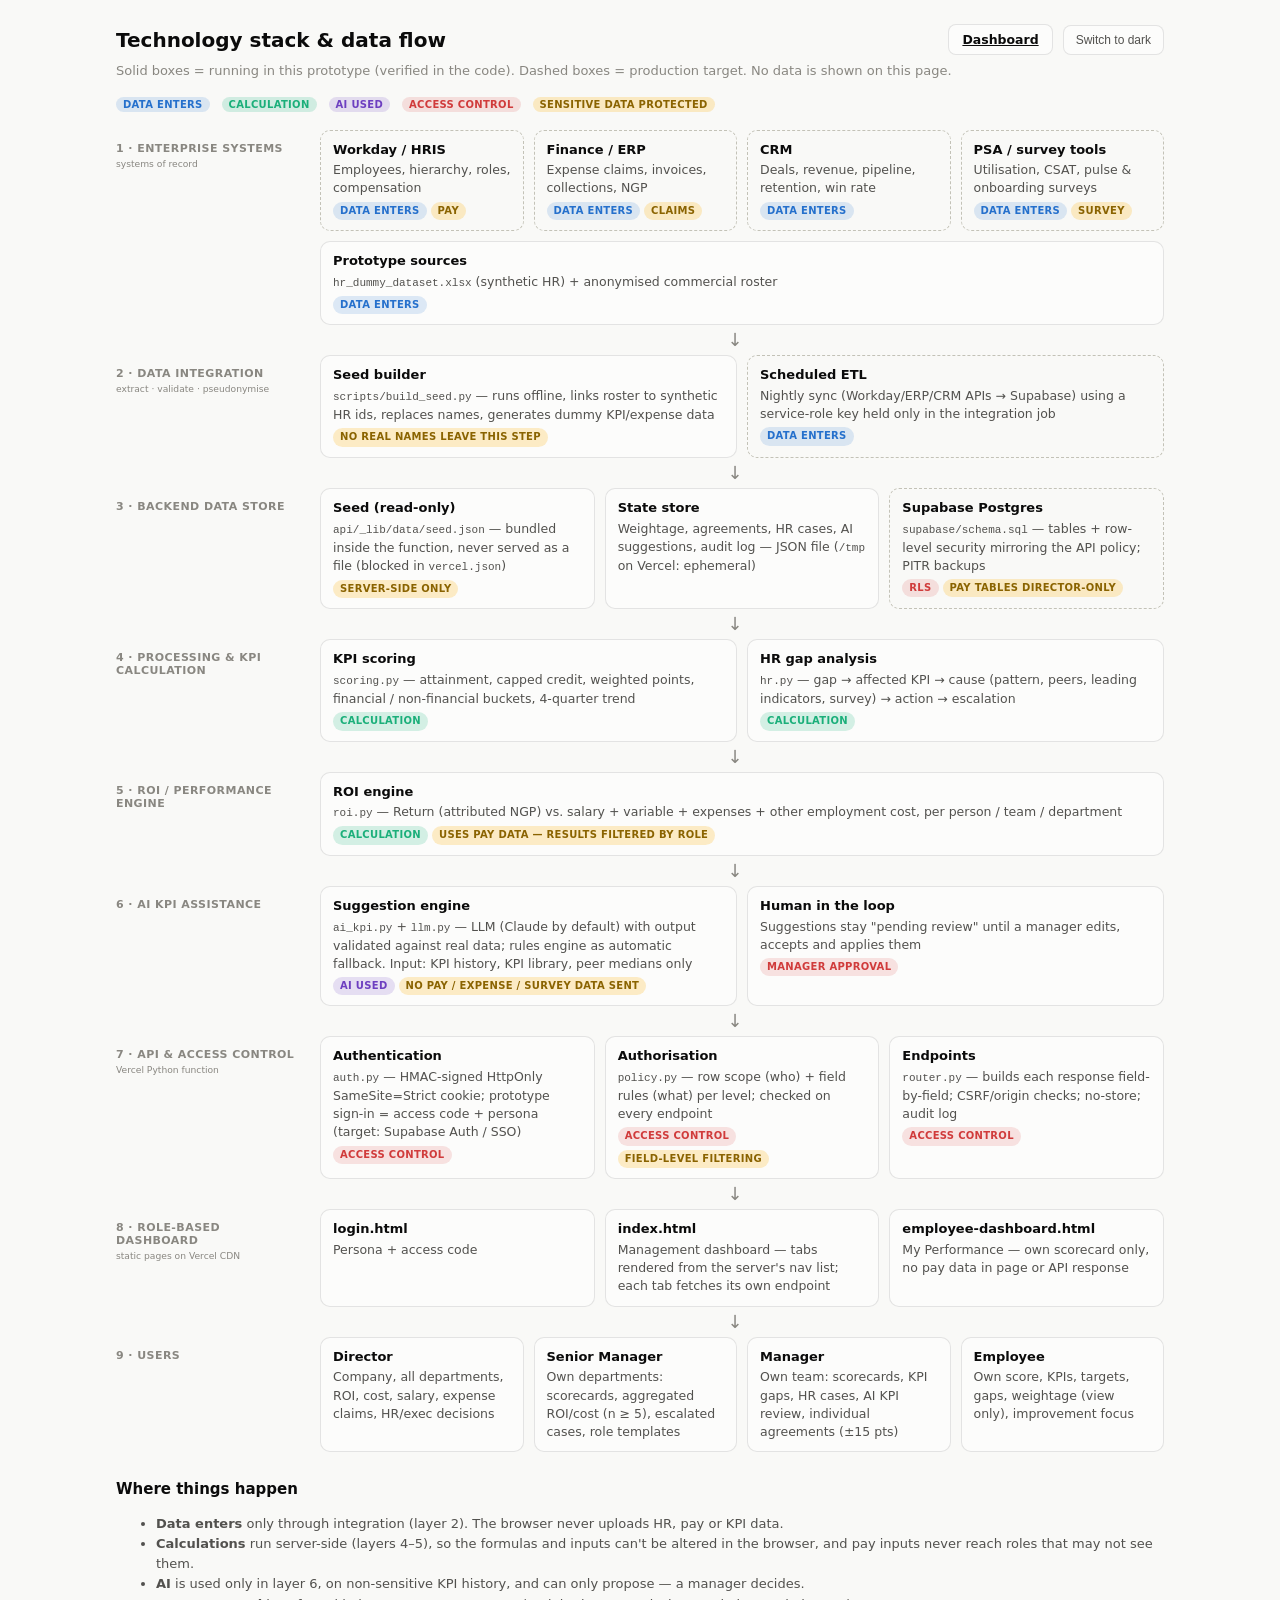
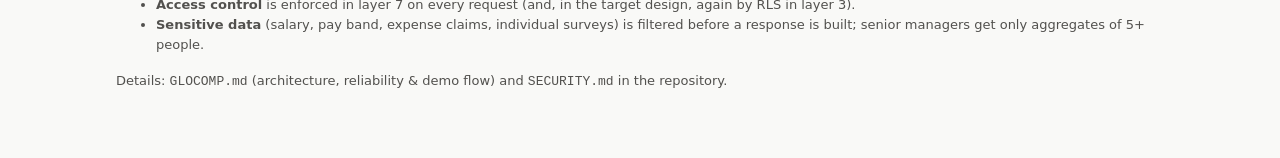
<file: architecture.html>
<!DOCTYPE html>
<html lang="en">
<head>
<meta charset="UTF-8">
<meta name="viewport" content="width=device-width, initial-scale=1.0">
<title>Glocomp Architecture &amp; Data Flow</title>
<link rel="stylesheet" href="assets/base.css">
<link rel="stylesheet" href="assets/gc.css">
<style>
  .arch { max-width: 1080px; margin: 0 auto; padding: 24px 16px 60px; }
  .layer { display: grid; grid-template-columns: 190px 1fr; gap: 14px; align-items: stretch; }
  @media (max-width: 760px) { .layer { grid-template-columns: 1fr; } }
  .layer .lbl { font-size: 11px; text-transform: uppercase; letter-spacing: .04em; color: var(--text-muted); font-weight: 700; padding-top: 12px; }
  .layer .lbl small { display: block; text-transform: none; letter-spacing: 0; font-weight: 500; margin-top: 3px; }
  .boxes { display: flex; gap: 10px; flex-wrap: wrap; }
  .box { flex: 1 1 170px; border: 1px solid var(--border); background: var(--surface-1); border-radius: 10px; padding: 10px 12px; font-size: 12.5px; color: var(--text-secondary); line-height: 1.45; }
  .box b { color: var(--text-primary); display: block; font-size: 13px; margin-bottom: 2px; }
  .box code { font-size: 11px; }
  .box.target { border: 1.5px dashed var(--baseline); background: transparent; }
  .down { text-align: center; color: var(--text-muted); font-size: 18px; line-height: 1; margin: 6px 0 6px 190px; }
  @media (max-width: 760px) { .down { margin-left: 0; } }
  .tag { display: inline-block; font-size: 10px; font-weight: 700; padding: 2px 7px; border-radius: 10px; margin: 4px 4px 0 0; text-transform: uppercase; letter-spacing: .03em; }
  .t-in { background: color-mix(in srgb, var(--series-1) 15%, transparent); color: var(--series-1); }
  .t-calc { background: color-mix(in srgb, var(--series-3) 18%, transparent); color: var(--series-3); }
  .t-ai { background: color-mix(in srgb, #6d3fc0 16%, transparent); color: #6d3fc0; }
  .t-acl { background: color-mix(in srgb, var(--status-critical) 14%, transparent); color: var(--status-critical); }
  .t-sens { background: color-mix(in srgb, var(--status-warning) 24%, transparent); color: #8a6300; }
  .viz-root[data-theme="dark"] .t-ai { color: #c5a8ff; }
  .viz-root[data-theme="dark"] .t-sens { color: #ffd980; }
  .legend-row { display: flex; gap: 8px; flex-wrap: wrap; margin: 10px 0 18px; }
  h2 { font-size: 15px; margin: 28px 0 8px; }
  .arch p, .arch li { font-size: 13px; color: var(--text-secondary); line-height: 1.55; }
</style>
</head>
<body>
<div class="viz-root" id="root">
<div class="arch">
  <div class="row"><h1 style="font-size:20px;margin:0;">Technology stack &amp; data flow</h1><span class="spacer"></span><a class="btn" href="/dashboard">Dashboard</a><button class="theme-toggle" id="themeToggle" type="button">Switch to dark</button></div>
  <p class="card-sub" style="font-size:13px;margin-top:6px;">Solid boxes = running in this prototype (verified in the code). Dashed boxes = production target. No data is shown on this page.</p>
  <div class="legend-row">
    <span class="tag t-in">Data enters</span><span class="tag t-calc">Calculation</span><span class="tag t-ai">AI used</span><span class="tag t-acl">Access control</span><span class="tag t-sens">Sensitive data protected</span>
  </div>

  <div class="layer"><div class="lbl">1 · Enterprise systems<small>systems of record</small></div><div class="boxes">
    <div class="box target"><b>Workday / HRIS</b>Employees, hierarchy, roles, compensation<br><span class="tag t-in">Data enters</span><span class="tag t-sens">Pay</span></div>
    <div class="box target"><b>Finance / ERP</b>Expense claims, invoices, collections, NGP<br><span class="tag t-in">Data enters</span><span class="tag t-sens">Claims</span></div>
    <div class="box target"><b>CRM</b>Deals, revenue, pipeline, retention, win rate<br><span class="tag t-in">Data enters</span></div>
    <div class="box target"><b>PSA / survey tools</b>Utilisation, CSAT, pulse &amp; onboarding surveys<br><span class="tag t-in">Data enters</span><span class="tag t-sens">Survey</span></div>
    <div class="box"><b>Prototype sources</b><code>hr_dummy_dataset.xlsx</code> (synthetic HR) + anonymised commercial roster<br><span class="tag t-in">Data enters</span></div>
  </div></div>
  <div class="down">↓</div>

  <div class="layer"><div class="lbl">2 · Data integration<small>extract · validate · pseudonymise</small></div><div class="boxes">
    <div class="box"><b>Seed builder</b><code>scripts/build_seed.py</code> — runs offline, links roster to synthetic HR ids, replaces names, generates dummy KPI/expense data<br><span class="tag t-sens">No real names leave this step</span></div>
    <div class="box target"><b>Scheduled ETL</b>Nightly sync (Workday/ERP/CRM APIs → Supabase) using a service-role key held only in the integration job<br><span class="tag t-in">Data enters</span></div>
  </div></div>
  <div class="down">↓</div>

  <div class="layer"><div class="lbl">3 · Backend data store</div><div class="boxes">
    <div class="box"><b>Seed (read-only)</b><code>api/_lib/data/seed.json</code> — bundled inside the function, never served as a file (blocked in <code>vercel.json</code>)<br><span class="tag t-sens">Server-side only</span></div>
    <div class="box"><b>State store</b>Weightage, agreements, HR cases, AI suggestions, audit log — JSON file (<code>/tmp</code> on Vercel: ephemeral)</div>
    <div class="box target"><b>Supabase Postgres</b><code>supabase/schema.sql</code> — tables + row-level security mirroring the API policy; PITR backups<br><span class="tag t-acl">RLS</span><span class="tag t-sens">Pay tables Director-only</span></div>
  </div></div>
  <div class="down">↓</div>

  <div class="layer"><div class="lbl">4 · Processing &amp; KPI calculation</div><div class="boxes">
    <div class="box"><b>KPI scoring</b><code>scoring.py</code> — attainment, capped credit, weighted points, financial / non-financial buckets, 4-quarter trend<br><span class="tag t-calc">Calculation</span></div>
    <div class="box"><b>HR gap analysis</b><code>hr.py</code> — gap → affected KPI → cause (pattern, peers, leading indicators, survey) → action → escalation<br><span class="tag t-calc">Calculation</span></div>
  </div></div>
  <div class="down">↓</div>

  <div class="layer"><div class="lbl">5 · ROI / performance engine</div><div class="boxes">
    <div class="box"><b>ROI engine</b><code>roi.py</code> — Return (attributed NGP) vs. salary + variable + expenses + other employment cost, per person / team / department<br><span class="tag t-calc">Calculation</span><span class="tag t-sens">Uses pay data — results filtered by role</span></div>
  </div></div>
  <div class="down">↓</div>

  <div class="layer"><div class="lbl">6 · AI KPI assistance</div><div class="boxes">
    <div class="box"><b>Suggestion engine</b><code>ai_kpi.py</code> + <code>llm.py</code> — LLM (Claude by default) with output validated against real data; rules engine as automatic fallback. Input: KPI history, KPI library, peer medians only<br><span class="tag t-ai">AI used</span><span class="tag t-sens">No pay / expense / survey data sent</span></div>
    <div class="box"><b>Human in the loop</b>Suggestions stay "pending review" until a manager edits, accepts and applies them<br><span class="tag t-acl">Manager approval</span></div>
  </div></div>
  <div class="down">↓</div>

  <div class="layer"><div class="lbl">7 · API &amp; access control<small>Vercel Python function</small></div><div class="boxes">
    <div class="box"><b>Authentication</b><code>auth.py</code> — HMAC-signed HttpOnly SameSite=Strict cookie; prototype sign-in = access code + persona (target: Supabase Auth / SSO)<br><span class="tag t-acl">Access control</span></div>
    <div class="box"><b>Authorisation</b><code>policy.py</code> — row scope (who) + field rules (what) per level; checked on every endpoint<br><span class="tag t-acl">Access control</span><span class="tag t-sens">Field-level filtering</span></div>
    <div class="box"><b>Endpoints</b><code>router.py</code> — builds each response field-by-field; CSRF/origin checks; no-store; audit log<br><span class="tag t-acl">Access control</span></div>
  </div></div>
  <div class="down">↓</div>

  <div class="layer"><div class="lbl">8 · Role-based dashboard<small>static pages on Vercel CDN</small></div><div class="boxes">
    <div class="box"><b>login.html</b>Persona + access code</div>
    <div class="box"><b>index.html</b>Management dashboard — tabs rendered from the server's nav list; each tab fetches its own endpoint</div>
    <div class="box"><b>employee-dashboard.html</b>My Performance — own scorecard only, no pay data in page or API response</div>
  </div></div>
  <div class="down">↓</div>

  <div class="layer"><div class="lbl">9 · Users</div><div class="boxes">
    <div class="box"><b>Director</b>Company, all departments, ROI, cost, salary, expense claims, HR/exec decisions</div>
    <div class="box"><b>Senior Manager</b>Own departments: scorecards, aggregated ROI/cost (n ≥ 5), escalated cases, role templates</div>
    <div class="box"><b>Manager</b>Own team: scorecards, KPI gaps, HR cases, AI KPI review, individual agreements (±15 pts)</div>
    <div class="box"><b>Employee</b>Own score, KPIs, targets, gaps, weightage (view only), improvement focus</div>
  </div></div>

  <h2>Where things happen</h2>
  <ul>
    <li><b>Data enters</b> only through integration (layer 2). The browser never uploads HR, pay or KPI data.</li>
    <li><b>Calculations</b> run server-side (layers 4–5), so the formulas and inputs can't be altered in the browser, and pay inputs never reach roles that may not see them.</li>
    <li><b>AI</b> is used only in layer 6, on non-sensitive KPI history, and can only propose — a manager decides.</li>
    <li><b>Access control</b> is enforced in layer 7 on every request (and, in the target design, again by RLS in layer 3).</li>
    <li><b>Sensitive data</b> (salary, pay band, expense claims, individual surveys) is filtered before a response is built; senior managers get only aggregates of 5+ people.</li>
  </ul>
  <p>Details: <code>GLOCOMP.md</code> (architecture, reliability &amp; demo flow) and <code>SECURITY.md</code> in the repository.</p>
</div>
</div>
<script src="assets/gc.js"></script>
<script>GC.theme(document.getElementById("root"), document.getElementById("themeToggle"));</script>
</body>
</html>
</file>
<file: assets/base.css>
/* Shared theme + component styles (extracted unchanged from the original index.html). */
:root { color-scheme: light; }
* { box-sizing: border-box; }
html, body { margin: 0; padding: 0; }
body {
  font-family: system-ui, -apple-system, "Segoe UI", sans-serif;
  background: var(--page-plane);
}

.viz-root {
  color-scheme: light;
  --surface-1:      #fcfcfb;
  --page-plane:     #f9f9f7;
  --text-primary:   #0b0b0b;
  --text-secondary: #52514e;
  --text-muted:     #898781;
  --gridline:       #e1e0d9;
  --baseline:       #c3c2b7;
  --border:         rgba(11,11,11,0.10);
  --success-text:   #006300;

  --series-1: #2570cc; /* blue      -> Revenue / Sales dept (darkened slightly from #2a78d6 so it clears 4.5:1 as text, e.g. gov-edit-btn) */
  --series-2: #eb6834; /* orange    -> NGP / Product Mgmt dept */
  --series-3: #1baf7a; /* aqua      -> EBITDA / Consulting dept */
  --series-4: #eda100; /* yellow    -> Sales Support dept */
  --series-5: #e87ba4; /* magenta   -> Delivery dept */

  --seq-100: #cde2fb; --seq-450: #2a78d6;

  --status-good:     #0ca30c;
  --status-warning:  #fab219;
  --status-serious:  #ec835a;
  --status-critical: #d03b3b;

  background: var(--page-plane);
  color: var(--text-primary);
  min-height: 100vh;
}
.viz-root[data-theme="dark"], .viz-root.theme-dark {
  color-scheme: dark;
  --surface-1:      #1a1a19;
  --page-plane:     #0d0d0d;
  --text-primary:   #ffffff;
  --text-secondary: #c3c2b7;
  --text-muted:     #898781;
  --gridline:       #2c2c2a;
  --baseline:       #383835;
  --border:         rgba(255,255,255,0.10);
  --success-text:   #0ca30c;

  --series-1: #3987e5;
  --series-2: #d95926;
  --series-3: #199e70;
  --series-4: #c98500;
  --series-5: #d55181;
}

header.app-header {
  display: flex; align-items: flex-start; justify-content: space-between;
  gap: 16px; padding: 24px 28px 16px; max-width: 1240px; margin: 0 auto;
}
header.app-header h1 { font-size: 20px; margin: 0 0 4px; font-weight: 650; }
header.app-header .sub { color: var(--text-secondary); font-size: 13px; margin: 0; }
header.app-header .tag {
  display: inline-block; margin-top: 8px; font-size: 11px; padding: 3px 8px;
  border-radius: 20px; background: var(--surface-1); border: 1px solid var(--border);
  color: var(--text-muted);
}
.theme-toggle {
  border: 1px solid var(--border); background: var(--surface-1); color: var(--text-secondary);
  border-radius: 8px; padding: 7px 12px; font-size: 12px; cursor: pointer; white-space: nowrap;
}
.theme-toggle:hover { color: var(--text-primary); }

.tabs-row {
  max-width: 1240px; margin: 0 auto; padding: 0 28px;
  display: flex; align-items: center; justify-content: space-between; gap: 10px;
  border-bottom: 1px solid var(--gridline); flex-wrap: wrap;
}
nav.tabs {
  display: flex; gap: 4px; flex-wrap: wrap; flex: 1 1 auto; min-width: 0;
}
nav.tabs button {
  appearance: none; border: none; background: none; padding: 10px 14px; font-size: 13.5px;
  font-weight: 550; color: var(--text-secondary); cursor: pointer; border-bottom: 2px solid transparent;
  margin-bottom: -1px;
}
nav.tabs button:hover { color: var(--text-primary); }
nav.tabs button[aria-selected="true"] { color: var(--text-primary); border-bottom-color: var(--series-1); }

.filter-row {
  max-width: 1240px; margin: 0 auto; padding: 14px 28px 0; display: flex;
  align-items: center; gap: 10px; flex-wrap: wrap;
}
.filter-row .label { font-size: 12px; color: var(--text-muted); margin-right: 2px; }
.seg { display: inline-flex; border: 1px solid var(--border); border-radius: 8px; overflow: hidden; }
.seg button {
  appearance: none; border: none; background: var(--surface-1); color: var(--text-secondary);
  padding: 6px 12px; font-size: 12.5px; cursor: pointer; border-right: 1px solid var(--border);
}
.seg button:last-child { border-right: none; }
.seg button[aria-pressed="true"] { background: var(--series-1); color: #fff; }
.chip {
  border: 1px solid var(--border); background: var(--surface-1); color: var(--text-secondary);
  padding: 5px 11px; border-radius: 20px; font-size: 12px; cursor: pointer;
}
.chip[aria-pressed="true"] { background: var(--text-primary); color: var(--surface-1); border-color: var(--text-primary); }

main { max-width: 1240px; margin: 0 auto; padding: 18px 28px 60px; }
.view[hidden] { display: none; }

.grid { display: grid; gap: 14px; }
.grid.cols-4 { grid-template-columns: repeat(4, 1fr); }
.grid.cols-2 { grid-template-columns: 1.4fr 1fr; }
.grid.cols-3 { grid-template-columns: repeat(3, 1fr); }
@media (max-width: 920px) {
  .grid.cols-4 { grid-template-columns: repeat(2, 1fr); }
  .grid.cols-2 { grid-template-columns: 1fr; }
  .grid.cols-3 { grid-template-columns: 1fr; }
}

.card {
  background: var(--surface-1); border: 1px solid var(--border); border-radius: 12px;
  padding: 16px 18px;
}
.card h3 { font-size: 13.5px; margin: 0 0 2px; font-weight: 650; }
.card .card-sub { font-size: 11.5px; color: var(--text-muted); margin: 0 0 12px; }
.card-head { display: flex; align-items: baseline; justify-content: space-between; gap: 8px; }
.table-toggle {
  border: none; background: none; color: var(--text-muted); font-size: 11px; cursor: pointer;
  text-decoration: underline; text-underline-offset: 2px;
}
.table-toggle:hover { color: var(--text-primary); }

/* Stat tile */
.stat-tile .label { font-size: 12px; color: var(--text-secondary); margin: 0 0 6px; }
.stat-tile .value { font-size: 26px; font-weight: 650; font-variant-numeric: proportional-nums; }
.stat-tile .delta { font-size: 12px; margin-top: 4px; }
.stat-tile .delta.good { color: var(--success-text); }
.stat-tile .delta.bad { color: var(--status-critical); }
.stat-tile .delta.flat { color: var(--text-muted); }

/* Legend */
.legend { display: flex; gap: 14px; flex-wrap: wrap; margin-bottom: 10px; }
.legend .item { display: flex; align-items: center; gap: 6px; font-size: 12px; color: var(--text-secondary); background:none; border:none; cursor:pointer; padding:0; }
.legend .swatch { width: 16px; height: 3px; border-radius: 2px; display: inline-block; }
.legend .swatch.rect { width: 10px; height: 10px; border-radius: 2px; }
.legend .item[data-off="true"] { opacity: .35; }

svg.chart { width: 100%; height: auto; display: block; overflow: visible; }
.axis-label { fill: var(--text-muted); font-size: 10.5px; }
.grid-line { stroke: var(--gridline); stroke-width: 1; }
.baseline { stroke: var(--baseline); stroke-width: 1; }

.tooltip {
  position: fixed; pointer-events: none; z-index: 50; background: var(--surface-1);
  border: 1px solid var(--border); border-radius: 8px; padding: 8px 10px; font-size: 12px;
  box-shadow: 0 4px 16px rgba(0,0,0,.14); opacity: 0; transition: opacity .08s ease; min-width: 140px;
}
.tooltip.show { opacity: 1; }
.tooltip .t-title { color: var(--text-secondary); font-size: 11px; margin-bottom: 4px; }
.tooltip .t-row { display: flex; align-items: center; gap: 6px; justify-content: space-between; padding: 1px 0; }
.tooltip .t-key { display: flex; align-items: center; gap: 5px; color: var(--text-secondary); }
.tooltip .t-line { width: 10px; height: 2px; display: inline-block; border-radius: 1px; }
.tooltip .t-val { font-weight: 650; color: var(--text-primary); font-variant-numeric: tabular-nums; }

/* Table */
table.data-table { width: 100%; border-collapse: collapse; font-size: 12.5px; }
table.data-table th {
  text-align: left; font-weight: 600; color: var(--text-muted); font-size: 11px;
  text-transform: uppercase; letter-spacing: .02em; padding: 7px 10px; border-bottom: 1px solid var(--gridline);
  white-space: nowrap;
}
table.data-table td { padding: 8px 10px; border-bottom: 1px solid var(--gridline); vertical-align: middle; }
table.data-table td.num, table.data-table th.num { text-align: right; font-variant-numeric: tabular-nums; }
table.data-table tbody tr:hover { background: rgba(128,128,128,0.06); }
table.data-table caption { text-align: left; caption-side: bottom; font-size: 11px; color: var(--text-muted); padding-top: 6px; }

/* Meter */
.meter-wrap { display: flex; align-items: center; gap: 8px; min-width: 130px; }
.meter-track { flex: 1; height: 6px; border-radius: 4px; background: var(--gridline); overflow: hidden; }
.meter-fill { height: 100%; border-radius: 4px; }
.meter-val { font-size: 11.5px; color: var(--text-secondary); font-variant-numeric: tabular-nums; min-width: 34px; text-align: right; }

/* Badge / status */
.badge {
  display: inline-flex; align-items: center; gap: 5px; font-size: 11px; font-weight: 600;
  padding: 3px 8px; border-radius: 20px; white-space: nowrap;
}
.badge.good { color: var(--status-good); background: color-mix(in srgb, var(--status-good) 14%, transparent); }
.badge.warning { color: #8a6300; background: color-mix(in srgb, var(--status-warning) 22%, transparent); }
.badge.critical { color: var(--status-critical); background: color-mix(in srgb, var(--status-critical) 14%, transparent); }
.viz-root[data-theme="dark"] .badge.warning, .viz-root.theme-dark .badge.warning { color: #ffd980; }
.badge .dot { width: 7px; height: 7px; border-radius: 50%; }
.badge.good .dot { background: var(--status-good); }
.badge.warning .dot { background: var(--status-warning); }
.badge.critical .dot { background: var(--status-critical); }

.flag-list { display: flex; flex-direction: column; gap: 10px; }
.flag-item { display: flex; gap: 10px; padding: 10px 0; border-bottom: 1px solid var(--gridline); }
.flag-item:last-child { border-bottom: none; padding-bottom: 0; }
.flag-item .who { font-size: 13px; font-weight: 600; }
.flag-item .why { font-size: 12px; color: var(--text-secondary); margin-top: 2px; }
.flag-item .action { font-size: 11.5px; color: var(--text-muted); margin-top: 3px; }

.pay-pill { font-size: 10.5px; padding: 2px 7px; border-radius: 10px; border: 1px solid var(--border); color: var(--text-secondary); white-space: nowrap; }

.attr-bar { display: flex; height: 22px; border-radius: 5px; overflow: hidden; }
.attr-seg { display: flex; align-items: center; justify-content: center; font-size: 10.5px; color: #fff; font-weight: 600; }
.attr-legend { display: flex; gap: 12px; flex-wrap: wrap; margin-top: 8px; font-size: 11px; color: var(--text-secondary); }
.attr-legend .sw { width: 9px; height: 9px; border-radius: 2px; display: inline-block; margin-right: 5px; }

.proj-card { border: 1px solid var(--border); border-radius: 10px; padding: 14px 16px; margin-bottom: 12px; }
.proj-head { display: flex; align-items: center; justify-content: space-between; gap: 10px; flex-wrap: wrap; margin-bottom: 8px; }
.proj-head h4 { margin: 0; font-size: 14px; }
.proj-meta { font-size: 11.5px; color: var(--text-muted); }
.proj-stats { display: flex; gap: 22px; flex-wrap: wrap; margin: 10px 0; }
.proj-stats div .k { font-size: 10.5px; color: var(--text-muted); }
.proj-stats div .v { font-size: 14px; font-weight: 650; }

.method-block { margin-bottom: 22px; }
.method-block h3 { font-size: 14px; margin-bottom: 6px; }
.method-block p, .method-block li { font-size: 13px; color: var(--text-secondary); line-height: 1.55; }
.method-block ul { margin: 6px 0; padding-left: 18px; }

.callout { border: 1px solid var(--border); border-left: 3px solid var(--text-primary); border-radius: 8px; padding: 12px 14px; margin-bottom: 22px; background: var(--page-plane); }
.callout h3 { font-size: 13px; margin: 0 0 6px; }
.callout p, .callout li { font-size: 12.5px; color: var(--text-secondary); line-height: 1.55; margin: 4px 0; }
.callout ul { margin: 4px 0; padding-left: 18px; }
.callout b { color: var(--text-primary); }

.hr-case-row select, .hr-case-row input[type="text"] {
  font: inherit; font-size: 12px; padding: 5px 7px; border-radius: 6px; border: 1px solid var(--border);
  background: var(--surface-1); color: var(--text-primary); width: 100%;
}
.hr-flag-pill { display: inline-block; font-size: 10.5px; padding: 2px 7px; border-radius: 10px; margin: 1px 3px 1px 0; white-space: nowrap; }
.hr-flag-pill.pay-equity { color: var(--status-warning); background: color-mix(in srgb, var(--status-warning) 22%, transparent); }
.hr-flag-pill.income-volatility { color: var(--status-critical); background: color-mix(in srgb, var(--status-critical) 14%, transparent); }
.hr-flag-pill.performance { color: var(--status-critical); background: color-mix(in srgb, var(--status-critical) 14%, transparent); }
.chip.mgmt-approve[aria-pressed="true"] { background: var(--status-good); color: #fff; border-color: var(--status-good); }
.chip.mgmt-decline[aria-pressed="true"] { background: var(--text-muted); color: var(--surface-1); border-color: var(--text-muted); }

/* Manager-facing simple view: plain-language cards, one-click approve/dismiss */
.mgr-grid { display: grid; grid-template-columns: repeat(2, 1fr); gap: 12px; }
@media (max-width: 760px) { .mgr-grid { grid-template-columns: 1fr; } }
.mgr-card { border: 1px solid var(--border); border-radius: 10px; padding: 13px 15px; }
.mgr-card-head { display: flex; align-items: flex-start; justify-content: space-between; gap: 10px; }
.mgr-card-head .who { font-size: 13.5px; font-weight: 650; }
.mgr-card-head .proj-meta { margin-top: 1px; }
.mgr-reasons { margin: 9px 0; padding-left: 18px; font-size: 12.5px; color: var(--text-secondary); line-height: 1.5; }
.mgr-reasons li { margin-bottom: 2px; }
.mgr-actions { display: flex; gap: 8px; align-items: center; margin-top: 4px; }
.mgr-approve-btn { border: 1px solid var(--series-1); background: var(--series-1); color: #fff; font-weight: 650; border-radius: 7px; padding: 6px 12px; font-size: 12px; cursor: pointer; }
.mgr-dismiss-btn { border: 1px solid var(--border); background: var(--surface-1); color: var(--text-secondary); border-radius: 7px; padding: 6px 12px; font-size: 12px; cursor: pointer; }
.mgr-dismiss-btn:hover { color: var(--text-primary); }
.mgr-reviewed-note { font-size: 12px; color: var(--text-muted); display: flex; align-items: center; gap: 8px; }
.mgr-reconsider-btn { border: none; background: none; color: var(--series-1); font-size: 12px; cursor: pointer; text-decoration: underline; text-underline-offset: 2px; padding: 0; }
.formula {
  font-family: ui-monospace, "SFMono-Regular", Menlo, monospace; font-size: 12.5px;
  background: var(--page-plane); border: 1px solid var(--border); border-radius: 8px;
  padding: 10px 12px; margin: 8px 0; color: var(--text-primary);
}

.visually-hidden { position: absolute; width: 1px; height: 1px; overflow: hidden; clip: rect(0 0 0 0); white-space: nowrap; }

/* ---------------- governance modal ---------------- */
.modal-overlay {
  position: fixed; inset: 0; background: rgba(11,11,11,0.45); z-index: 100;
  display: flex; align-items: flex-start; justify-content: center; padding: 4vh 16px; overflow-y: auto;
}
.modal-overlay[hidden] { display: none; }
.modal-card {
  background: var(--surface-1); border-radius: 14px; width: 100%; max-width: 620px;
  box-shadow: 0 20px 60px rgba(0,0,0,.28); border: 1px solid var(--border);
  display: flex; flex-direction: column; max-height: 92vh;
}
.modal-head { display: flex; align-items: flex-start; justify-content: space-between; gap: 12px; padding: 20px 22px 14px; }
.modal-head h2 { margin: 0 0 6px; font-size: 17px; color: var(--text-primary); }
.modal-sub { margin: 0; font-size: 12px; color: var(--text-secondary); line-height: 1.5; }
.modal-close {
  border: 1px solid var(--border); background: var(--surface-1); color: var(--text-secondary);
  width: 30px; height: 30px; border-radius: 8px; font-size: 16px; cursor: pointer; flex: none;
  display: flex; align-items: center; justify-content: center; line-height: 1;
}
.modal-close:hover { color: var(--text-primary); }
.modal-divider { border-top: 1px solid var(--gridline); margin: 0 22px; }
.modal-body { padding: 18px 22px 22px; overflow-y: auto; }

.gov-active-note { font-size: 13px; color: var(--text-secondary); line-height: 1.6; margin: 4px 0 22px; }
.gov-version-tag {
  font-family: ui-monospace, "SFMono-Regular", Menlo, monospace; color: var(--text-primary); background: var(--page-plane);
  border: 1px solid var(--border); border-radius: 5px; padding: 1px 6px; font-size: 12px;
}

.gov-step { display: flex; gap: 12px; margin-bottom: 6px; }
.gov-step .step-num {
  flex: none; width: 26px; height: 26px; border-radius: 50%; background: var(--page-plane);
  border: 1px solid var(--border); color: var(--text-secondary); font-size: 12px; font-weight: 700;
  display: flex; align-items: center; justify-content: center;
}
.gov-step-title { font-size: 14.5px; font-weight: 650; color: var(--text-primary); margin: 2px 0 2px; }
.gov-step-body { flex: 1; min-width: 0; }
.gov-step-help { font-size: 11.5px; color: var(--text-muted); margin: 2px 0 12px; }

.gov-select {
  width: 100%; appearance: none; border: 1px solid var(--border); background: var(--page-plane);
  color: var(--text-primary); border-radius: 9px; padding: 10px 34px 10px 12px; font-size: 14px; font-family: inherit;
  background-image: url("data:image/svg+xml;utf8,<svg xmlns='http://www.w3.org/2000/svg' width='10' height='6'><path d='M0 0l5 6 5-6z' fill='%23898781'/></svg>");
  background-repeat: no-repeat; background-position: right 12px center;
}

.gov-weight-head { display: grid; grid-template-columns: 1fr 64px 1fr 46px; gap: 10px; font-size: 10.5px; text-transform: uppercase; letter-spacing: .03em; color: var(--text-muted); padding-bottom: 4px; border-bottom: 1px solid var(--gridline); margin-bottom: 4px; }
.gov-weight-row { display: grid; grid-template-columns: 1fr 64px 1fr 46px; align-items: center; gap: 10px; padding: 7px 0; }
.gov-weight-row .role-name { font-size: 13px; color: var(--text-primary); }
.gov-weight-input {
  width: 100%; border: 1px solid var(--border); background: var(--page-plane); border-radius: 7px;
  padding: 6px; font-size: 13px; text-align: center; color: var(--text-primary); font-family: inherit;
}
.gov-share-track { height: 6px; border-radius: 4px; background: var(--gridline); overflow: hidden; }
.gov-share-fill { height: 100%; border-radius: 4px; }
.gov-share-pct { font-size: 12.5px; color: var(--text-secondary); text-align: right; font-variant-numeric: tabular-nums; }

.gov-breakdown { background: var(--page-plane); border: 1px solid var(--border); border-radius: 10px; padding: 12px 14px; margin: 14px 0 18px; }
.gov-breakdown-title { font-size: 11.5px; color: var(--text-muted); margin: 0 0 8px; }
.gov-bd-row { display: flex; align-items: center; justify-content: space-between; padding: 5px 0; font-size: 13px; }
.gov-bd-row .amt { font-weight: 650; color: var(--text-primary); font-variant-numeric: tabular-nums; }
.gov-bd-row .delta { font-size: 11.5px; min-width: 70px; text-align: right; font-variant-numeric: tabular-nums; }
.gov-bd-row .delta.up { color: var(--status-good); }
.gov-bd-row .delta.down { color: var(--status-critical); }
.gov-bd-row .delta.flat { color: var(--text-muted); }

.gov-radio-card {
  border: 1px solid var(--border); border-radius: 10px; padding: 11px 14px; margin-bottom: 8px; cursor: pointer;
  display: flex; gap: 10px; align-items: flex-start;
}
.gov-radio-card.selected { background: color-mix(in srgb, var(--series-1) 10%, var(--surface-1)); border-color: var(--series-1); }
.gov-radio-card input { margin-top: 3px; }
.gov-radio-card .rt { font-size: 13.5px; font-weight: 600; color: var(--text-primary); }
.gov-radio-card .rs { font-size: 11.5px; color: var(--text-muted); margin-top: 1px; }

.gov-reason-label { font-size: 13px; font-weight: 600; color: var(--text-primary); margin: 16px 0 6px; }
.gov-reason {
  width: 100%; border: 1px solid var(--border); background: var(--page-plane); border-radius: 9px;
  padding: 9px 11px; font-size: 13px; font-family: inherit; color: var(--text-primary); resize: vertical; min-height: 52px;
}

.gov-checklist { margin: 18px 0 14px; display: flex; flex-direction: column; gap: 7px; }
.gov-check-row { display: flex; align-items: flex-start; gap: 8px; font-size: 12.5px; }
.gov-check-icon { flex: none; width: 16px; height: 16px; display: flex; align-items: center; justify-content: center; margin-top: 1px; }
.gov-check-row.pass { color: var(--text-secondary); }
.gov-check-row.pass .gov-check-icon { color: var(--status-good); }
.gov-check-row.pending { color: var(--text-muted); }
.gov-check-row.pending .gov-check-icon { color: var(--text-muted); }
.gov-check-row.fail { color: var(--status-critical); }
.gov-check-row.fail .gov-check-icon { color: var(--status-critical); }

.gov-register-btn { width: 100%; border: none; border-radius: 10px; padding: 13px; font-size: 14px; font-weight: 650; cursor: pointer; margin-top: 4px; }
.gov-register-btn.enabled { background: var(--series-1); color: #fff; }
.gov-register-btn.disabled { background: var(--gridline); color: var(--text-muted); cursor: not-allowed; }

.gov-success {
  background: color-mix(in srgb, var(--status-good) 12%, var(--surface-1)); border: 1px solid var(--status-good);
  color: var(--text-primary); border-radius: 9px; padding: 10px 13px; font-size: 12.5px; margin-bottom: 16px;
}

.gov-history { margin-top: 20px; border-top: 1px solid var(--gridline); padding-top: 14px; }
.gov-history-title { font-size: 11.5px; color: var(--text-muted); text-transform: uppercase; letter-spacing: .03em; margin: 0 0 8px; }
.gov-hist-row { display: flex; align-items: center; justify-content: space-between; padding: 7px 0; border-bottom: 1px solid var(--gridline); font-size: 12.5px; gap: 10px; }
.gov-hist-row:last-child { border-bottom: none; }
.gov-hist-left { display: flex; align-items: center; gap: 8px; min-width: 0; }
.gov-hist-reason { color: var(--text-muted); overflow: hidden; text-overflow: ellipsis; white-space: nowrap; }
.gov-hist-tag { flex: none; font-size: 10px; font-weight: 700; padding: 2px 7px; border-radius: 20px; text-transform: uppercase; letter-spacing: .02em; }
.gov-hist-tag.active { background: color-mix(in srgb, var(--status-good) 16%, transparent); color: var(--status-good); }
.gov-hist-tag.upcoming { background: color-mix(in srgb, var(--series-1) 16%, transparent); color: var(--series-1); }
.gov-hist-tag.superseded { background: var(--gridline); color: var(--text-muted); }
.gov-hist-tag.pending { background: color-mix(in srgb, var(--status-warning) 22%, transparent); color: #8a6300; }
.viz-root[data-theme="dark"] .gov-hist-tag.pending, .viz-root.theme-dark .gov-hist-tag.pending { color: #ffd980; }
.gov-hist-approvals { font-size: 11.5px; color: var(--text-secondary); margin: 4px 0 8px; padding-left: 2px; }
.gov-approve-btn {
  border: 1px solid var(--border); background: var(--surface-1); color: var(--text-primary); font-weight: 600;
  border-radius: 6px; padding: 3px 9px; font-size: 11px; cursor: pointer; margin: 2px 6px 2px 0;
}
.gov-approve-btn:hover { background: var(--page-plane); }
.gov-approve-btn.done { color: var(--status-good); border-color: var(--status-good); cursor: default; }

.gov-whatif-note { font-size: 11.5px; color: var(--text-muted); margin: 2px 0 10px; line-height: 1.5; }
.gov-whatif-row { display: grid; grid-template-columns: 1fr 1fr 1fr 1fr; gap: 8px; align-items: center; padding: 6px 0; border-bottom: 1px solid var(--gridline); font-size: 12.5px; }
.gov-whatif-row:last-child { border-bottom: none; }
.gov-whatif-head { font-size: 10.5px; text-transform: uppercase; letter-spacing: .03em; color: var(--text-muted); border-bottom: 1px solid var(--gridline); padding-bottom: 4px; }
.gov-whatif-row .amt { text-align: right; font-variant-numeric: tabular-nums; }
.gov-whatif-row .delta { text-align: right; font-variant-numeric: tabular-nums; }
.gov-whatif-row .delta.up { color: var(--status-good); }
.gov-whatif-row .delta.down { color: var(--status-critical); }
.gov-whatif-row .delta.flat { color: var(--text-muted); }

.gov-audit { margin-top: 18px; border-top: 1px solid var(--gridline); padding-top: 12px; }
.gov-audit-title { font-size: 11.5px; color: var(--text-muted); text-transform: uppercase; letter-spacing: .03em; margin: 0 0 8px; }
.gov-audit-row { font-size: 11.5px; color: var(--text-secondary); padding: 3px 0; display: flex; gap: 8px; }
.gov-audit-row .ts { color: var(--text-muted); font-variant-numeric: tabular-nums; flex: none; }

.gov-edit-btn {
  border: 1px solid var(--border); background: var(--surface-1); color: var(--series-1); font-weight: 600;
  border-radius: 7px; padding: 5px 11px; font-size: 12px; cursor: pointer; white-space: nowrap;
}
.gov-edit-btn:hover { background: var(--page-plane); }

.header-controls { display: flex; align-items: center; gap: 10px; }

.gov-header-badge {
  display: inline-flex; align-items: center; gap: 6px; font-size: 12px; color: var(--text-secondary);
  border: 1px solid var(--border); background: var(--surface-1); padding: 6px 10px; border-radius: 8px; white-space: nowrap;
}
.gov-header-badge .dot { width: 7px; height: 7px; border-radius: 50%; background: var(--status-good); flex: none; }
.gov-header-btn {
  border: 1px solid var(--border); background: var(--surface-1); color: var(--text-primary); font-weight: 600;
  border-radius: 8px; padding: 7px 13px; font-size: 12.5px; cursor: pointer; white-space: nowrap;
}
.gov-header-btn:hover { background: var(--page-plane); }
#govToolbar { display: flex; align-items: center; gap: 10px; flex: none; padding: 6px 0; }
@media (max-width: 920px) { #govToolbar { width: 100%; order: 99; padding: 0 0 8px; } }
</file>
<file: assets/gc.css>
/* Components added for the role-based / explainable-performance upgrade. Uses the tokens from base.css. */
.viz-root { --fin: var(--series-1); --nonfin: var(--series-3); }
[hidden] { display: none !important; }
header.app-header { flex-wrap: wrap; }
header.app-header > div:first-child { flex: 1 1 320px; min-width: 0; }
.header-controls { flex-wrap: wrap; justify-content: flex-end; }

.user-chip { display: inline-flex; align-items: center; gap: 8px; font-size: 12px; color: var(--text-secondary);
  border: 1px solid var(--border); background: var(--surface-1); padding: 5px 10px; border-radius: 8px; white-space: nowrap; }
.user-chip b { color: var(--text-primary); font-weight: 650; }
.level-pill { font-size: 10.5px; font-weight: 700; text-transform: uppercase; letter-spacing: .03em; padding: 2px 7px; border-radius: 20px;
  background: color-mix(in srgb, var(--series-1) 14%, transparent); color: var(--series-1); }
.btn { border: 1px solid var(--border); background: var(--surface-1); color: var(--text-primary); font-weight: 600; border-radius: 8px;
  padding: 7px 13px; font-size: 12.5px; cursor: pointer; white-space: nowrap; font-family: inherit; }
.btn:hover { background: var(--page-plane); }
.btn.primary { background: var(--series-1); border-color: var(--series-1); color: #fff; }
.btn.primary:hover { filter: brightness(1.06); }
.btn.danger { color: var(--status-critical); }
.btn:disabled { opacity: .5; cursor: not-allowed; }
.btn.small { padding: 4px 9px; font-size: 11.5px; }
.notice { border: 1px solid var(--border); border-left: 3px solid var(--series-1); background: var(--page-plane); border-radius: 8px;
  padding: 10px 12px; font-size: 12.5px; color: var(--text-secondary); line-height: 1.5; margin-bottom: 14px; }
.notice.lock { border-left-color: var(--text-muted); }
.notice b { color: var(--text-primary); }
.err { color: var(--status-critical); font-size: 12.5px; }
.muted { color: var(--text-muted); }
.field { display: flex; flex-direction: column; gap: 4px; font-size: 12px; color: var(--text-secondary); }
.field input, .field select, .field textarea, .inp { font: inherit; font-size: 13px; padding: 7px 9px; border-radius: 7px;
  border: 1px solid var(--border); background: var(--page-plane); color: var(--text-primary); }
.field textarea { min-height: 54px; resize: vertical; }
.row { display: flex; gap: 10px; align-items: center; flex-wrap: wrap; }
.spacer { flex: 1; }

/* score tiles */
.score-tiles { display: grid; grid-template-columns: 1.2fr 1fr 1fr; gap: 12px; margin-bottom: 14px; }
@media (max-width: 760px) { .score-tiles { grid-template-columns: 1fr; } }
.score-tile { text-align: left; cursor: pointer; font-family: inherit; color: var(--text-primary); }
.score-tile:hover { border-color: var(--series-1); }
.score-tile .k { font-size: 12px; color: var(--text-secondary); margin-bottom: 4px; display: flex; justify-content: space-between; gap: 8px; }
.score-tile .v { font-size: 30px; font-weight: 700; font-variant-numeric: tabular-nums; }
.score-tile .v small { font-size: 14px; font-weight: 600; color: var(--text-secondary); }
.score-tile .s { font-size: 11.5px; color: var(--text-muted); margin-top: 4px; }
.score-tile .hint { font-size: 11px; color: var(--series-1); }

/* weightage bars */
.wbar { display: flex; height: 26px; border-radius: 6px; overflow: hidden; margin: 6px 0 4px; }
.wbar > div { display: flex; align-items: center; justify-content: center; font-size: 11.5px; font-weight: 650; color: #fff; min-width: 0; white-space: nowrap; overflow: hidden; }
.wbar .fin { background: var(--fin); }
.wbar .nonfin { background: var(--nonfin); }
.wlegend { display: flex; gap: 14px; font-size: 11.5px; color: var(--text-secondary); flex-wrap: wrap; }
.wlegend i { display: inline-block; width: 9px; height: 9px; border-radius: 2px; margin-right: 5px; vertical-align: -1px; }
.kpi-wrow { display: grid; grid-template-columns: minmax(120px, 1.4fr) 2fr 54px; gap: 10px; align-items: center; font-size: 12px; padding: 3px 0; }
.kpi-wrow .track { height: 7px; background: var(--gridline); border-radius: 4px; overflow: hidden; }
.kpi-wrow .track > div { height: 100%; border-radius: 4px; }
.kpi-wrow .pts { text-align: right; font-variant-numeric: tabular-nums; color: var(--text-secondary); }

.src-tag { display: inline-block; font-size: 10px; padding: 1px 6px; border-radius: 10px; border: 1px solid var(--border); color: var(--text-muted); margin-top: 3px; }
.src-tag.ai { color: #6d3fc0; border-color: color-mix(in srgb, #6d3fc0 40%, transparent); }
.viz-root[data-theme="dark"] .src-tag.ai { color: #c5a8ff; }
tr.biggest td { background: color-mix(in srgb, var(--status-critical) 7%, transparent); }
.gap-neg { color: var(--status-critical); font-variant-numeric: tabular-nums; }
.gap-pos { color: var(--success-text); font-variant-numeric: tabular-nums; }
.bucket-chip { font-size: 10.5px; font-weight: 650; padding: 2px 7px; border-radius: 10px; color: #fff; white-space: nowrap; }
.bucket-chip.financial { background: var(--fin); }
.bucket-chip.non_financial { background: var(--nonfin); }

/* explanation modal */
.viz-root .card-sub { font-size: 11.5px; color: var(--text-muted); margin: 0 0 12px; line-height: 1.5; }
.tscroll { overflow-x: auto; }
.explain-step { margin-bottom: 18px; }
.explain-step h4 { margin: 0 0 6px; font-size: 13.5px; }
.calc { font-family: ui-monospace, "SFMono-Regular", Menlo, monospace; font-size: 11.5px; color: var(--text-secondary); }
.sumline { display: flex; justify-content: space-between; font-size: 13px; padding: 6px 0; border-top: 1px solid var(--gridline); }
.sumline b { font-variant-numeric: tabular-nums; }
.lost-row { display: grid; grid-template-columns: minmax(130px, 1fr) 2fr 60px; gap: 10px; align-items: center; font-size: 12px; padding: 3px 0; }
.lost-row .track { height: 8px; background: var(--gridline); border-radius: 4px; overflow: hidden; }
.lost-row .track > div { height: 100%; background: var(--status-critical); }

/* workflow stepper */
.stepper { display: flex; gap: 6px; flex-wrap: wrap; align-items: center; margin-bottom: 14px; font-size: 11.5px; }
.stepper span.s { border: 1px solid var(--border); background: var(--surface-1); border-radius: 20px; padding: 4px 10px; color: var(--text-secondary); }
.stepper span.s.on { border-color: var(--series-1); color: var(--series-1); font-weight: 650; }
.stepper span.arrow { color: var(--text-muted); }

/* AI suggestion cards */
.sugg { border: 1px solid var(--border); border-radius: 10px; padding: 12px 14px; margin-bottom: 10px; }
.sugg.accepted { border-color: var(--status-good); }
.sugg.rejected { opacity: .55; }
.sugg.applied { border-color: var(--series-1); background: color-mix(in srgb, var(--series-1) 5%, transparent); }
.sugg-head { display: flex; justify-content: space-between; gap: 10px; align-items: flex-start; flex-wrap: wrap; }
.sugg-head .t { font-weight: 650; font-size: 14px; }
.sugg-grid { display: grid; grid-template-columns: repeat(3, minmax(0, 1fr)); gap: 10px; margin: 10px 0; }
@media (max-width: 640px) { .sugg-grid { grid-template-columns: 1fr; } }
.sugg .reason { font-size: 12.5px; color: var(--text-secondary); line-height: 1.5; }
.sugg ul { margin: 6px 0 0; padding-left: 18px; font-size: 11.5px; color: var(--text-muted); }

/* HR flow */
.flow { display: grid; grid-template-columns: repeat(5, minmax(0, 1fr)); gap: 8px; margin: 10px 0; }
@media (max-width: 900px) { .flow { grid-template-columns: 1fr; } }
.flow > div { border: 1px solid var(--border); border-radius: 8px; padding: 8px 10px; font-size: 12px; color: var(--text-secondary); line-height: 1.45; }
.flow > div .h { font-size: 10.5px; text-transform: uppercase; letter-spacing: .03em; color: var(--text-muted); margin-bottom: 4px; font-weight: 650; }
.flow > div ul { margin: 0; padding-left: 16px; }
.case-hist { font-size: 11.5px; color: var(--text-muted); margin-top: 6px; }

.matrix td.you, .matrix th.you { background: color-mix(in srgb, var(--series-1) 9%, transparent); }
.spark { display: block; }
.toast { position: fixed; bottom: 18px; left: 50%; transform: translateX(-50%); background: var(--text-primary); color: var(--surface-1);
  padding: 9px 14px; border-radius: 8px; font-size: 12.5px; z-index: 200; box-shadow: 0 6px 20px rgba(0,0,0,.2); }
.loading { color: var(--text-muted); font-size: 13px; padding: 20px 0; }
@media (max-width: 640px) {
  header.app-header { flex-direction: column; padding: 18px 16px 12px; }
  header.app-header > div:first-child { flex: 0 0 auto; }
  .header-controls { justify-content: flex-start; }
  .tabs-row, main, .filter-row { padding-left: 16px; padding-right: 16px; }
}
</file>
